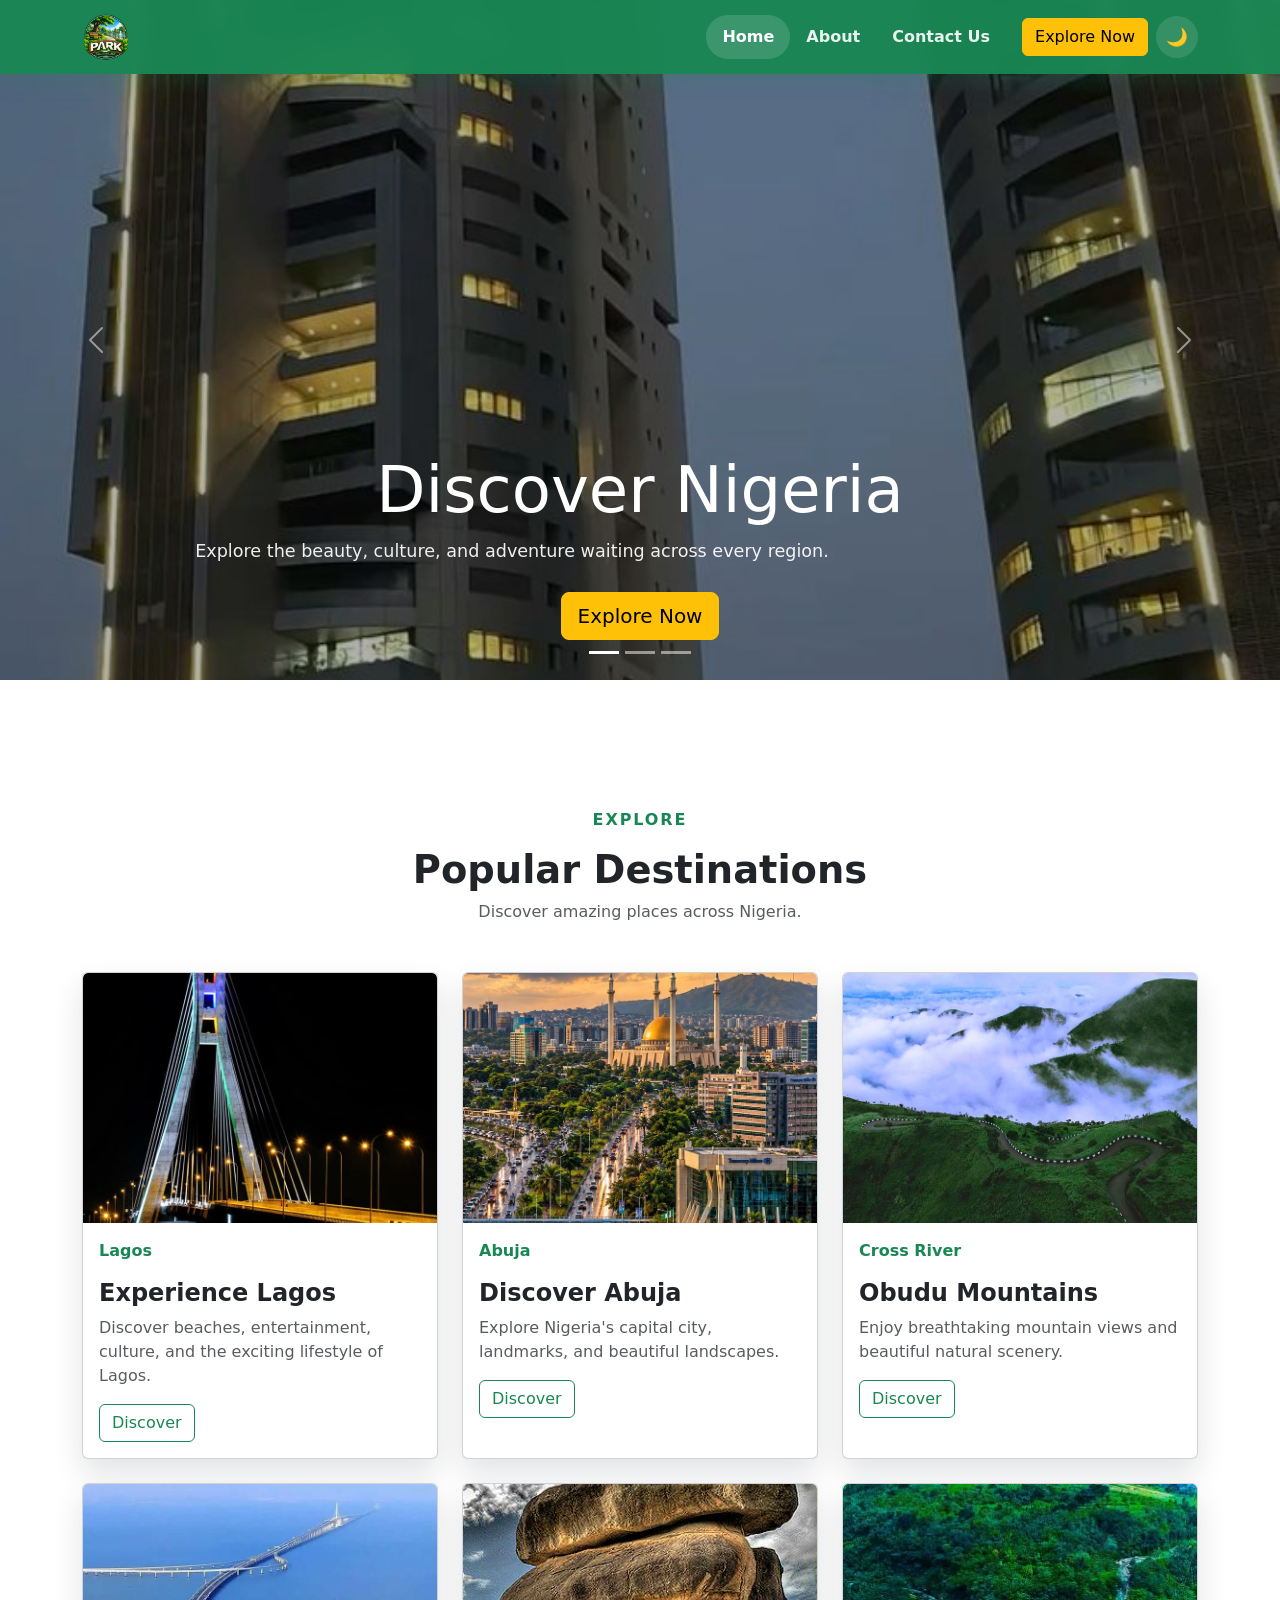
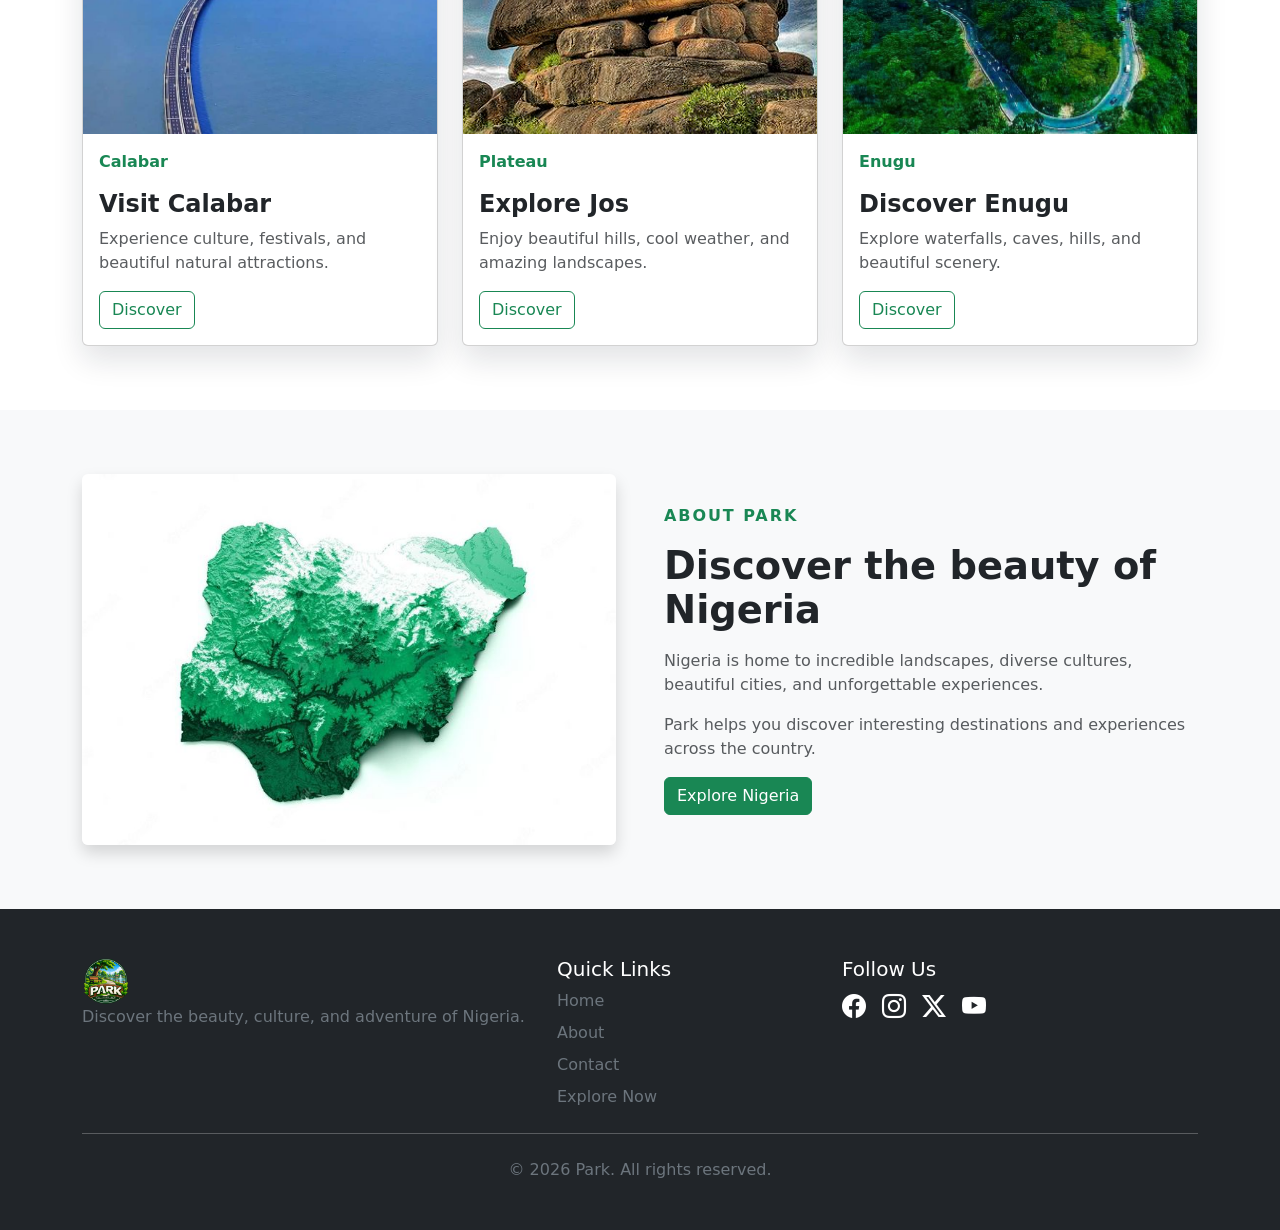
<file: index.html>
﻿<!doctype html>
<html lang="en">
  <head>
    <meta charset="UTF-8" />
    <meta name="viewport" content="width=device-width, initial-scale=1.0" />
    <meta name="description" content="Explore beautiful destinations, culture, and unforgettable experiences across Nigeria." />
    <link rel="icon" type="image/png" href="images/park.png" />
    <title>Park | Home</title>
    <link rel="stylesheet" href="style.css" />
    <link href="https://cdn.jsdelivr.net/npm/bootstrap@5.3.8/dist/css/bootstrap.min.css" rel="stylesheet" />
    <link rel="stylesheet" href="https://cdn.jsdelivr.net/npm/bootstrap-icons@1.13.1/font/bootstrap-icons.min.css" />
  </head>

  <body>
    <nav class="navbar navbar-expand-lg navbar-dark fixed-top">
      <div class="container">
        <a class="navbar-brand fw-bold fs-3" href="index.html" aria-label="Park home page">
          <img src="images/park.png" alt="Park Logo" />
        </a>

        <button class="navbar-toggler" type="button" data-bs-toggle="collapse" data-bs-target="#navbarNav" aria-controls="navbarNav" aria-expanded="false" aria-label="Toggle navigation">
          <span class="navbar-toggler-icon"></span>
        </button>

        <div class="collapse navbar-collapse" id="navbarNav">
          <ul class="navbar-nav ms-auto align-items-lg-center">
            <li class="nav-item"><a class="nav-link active" href="index.html">Home</a></li>
            <li class="nav-item"><a class="nav-link" href="html/about.html">About</a></li>
            <li class="nav-item"><a class="nav-link" href="html/contact.html">Contact Us</a></li>
          </ul>
          <a href="html/explore.html" class="btn btn-warning ms-lg-3">Explore Now</a>
        </div>

        <button id="themeToggle" class="theme-toggle ms-2" type="button" aria-label="Switch to dark mode">🌙</button>
      </div>
    </nav>

    <main>
      <section id="home">
        <div id="heroCarousel" class="carousel slide" data-bs-ride="carousel" data-bs-interval="5000">
          <div class="carousel-indicators">
            <button type="button" data-bs-target="#heroCarousel" data-bs-slide-to="0" class="active" aria-label="Slide 1"></button>
            <button type="button" data-bs-target="#heroCarousel" data-bs-slide-to="1" aria-label="Slide 2"></button>
            <button type="button" data-bs-target="#heroCarousel" data-bs-slide-to="2" aria-label="Slide 3"></button>
          </div>

          <div class="carousel-inner">
            <div class="carousel-item active">
              <img src="images/Eko Atlantic City Nigeria 🇳🇬.jpg" class="d-block w-100" alt="Nigeria coast view" />
              <div class="carousel-caption">
                <h1>Discover Nigeria</h1>
                <p>Explore the beauty, culture, and adventure waiting across every region.</p>
                <a href="html/explore.html" class="btn btn-warning btn-lg">Explore Now</a>
              </div>
            </div>

            <div class="carousel-item">
              <img src="images/Lagos, Nigeria.jpg" class="d-block w-100" alt="Lagos skyline" />
              <div class="carousel-caption">
                <h1>Your Adventure Awaits</h1>
                <p>There is always somewhere new to explore, feel, and remember.</p>
                <a href="html/explore.html" class="btn btn-warning btn-lg">Start Exploring</a>
              </div>
            </div>

            <div class="carousel-item">
              <img src="images/3rd.jpg" class="d-block w-100" alt="Nature scene" />
              <div class="carousel-caption">
                <h1>Experience Nature</h1>
                <p>From mountains to forests and waterfalls, discover the pulse of Nigeria.</p>
                <a href="html/contact.html" class="btn btn-warning btn-lg">Plan Your Trip</a>
              </div>
            </div>
          </div>

          <button class="carousel-control-prev" type="button" data-bs-target="#heroCarousel" data-bs-slide="prev" aria-label="Previous slide">
            <span class="carousel-control-prev-icon" aria-hidden="true"></span>
          </button>
          <button class="carousel-control-next" type="button" data-bs-target="#heroCarousel" data-bs-slide="next" aria-label="Next slide">
            <span class="carousel-control-next-icon" aria-hidden="true"></span>
          </button>
        </div>
      </section>

      <section id="destinations" class="bg-white">
        <div class="container">
          <div class="text-center mb-5">
            <p class="section-tag">Explore</p>
            <h2 class="section-title">Popular Destinations</h2>
            <p class="text-muted">Discover amazing places across Nigeria.</p>
          </div>

          <div class="row g-4">
            <div class="col-md-6 col-lg-4">
              <div class="card h-100">
                <img src="images/lagos.jpg" class="card-img-top" alt="Lagos" />
                <div class="card-body">
                  <p class="text-success fw-bold">Lagos</p>
                  <h4 class="card-title fw-bold">Experience Lagos</h4>
                  <p class="card-text text-muted">Discover beaches, entertainment, culture, and the exciting lifestyle of Lagos.</p>
                  <a href="html/explore.html" class="btn btn-outline-success">Discover</a>
                </div>
              </div>
            </div>

            <div class="col-md-6 col-lg-4">
              <div class="card h-100">
                <img src="images/Abuja, Nigeria.jpg" class="card-img-top" alt="Abuja" />
                <div class="card-body">
                  <p class="text-success fw-bold">Abuja</p>
                  <h4 class="card-title fw-bold">Discover Abuja</h4>
                  <p class="card-text text-muted">Explore Nigeria's capital city, landmarks, and beautiful landscapes.</p>
                  <a href="html/explore.html" class="btn btn-outline-success">Discover</a>
                </div>
              </div>
            </div>

            <div class="col-md-6 col-lg-4">
              <div class="card h-100">
                <img src="images/obudu.jpg" class="card-img-top" alt="Obudu Mountains" />
                <div class="card-body">
                  <p class="text-success fw-bold">Cross River</p>
                  <h4 class="card-title fw-bold">Obudu Mountains</h4>
                  <p class="card-text text-muted">Enjoy breathtaking mountain views and beautiful natural scenery.</p>
                  <a href="html/explore.html" class="btn btn-outline-success">Discover</a>
                </div>
              </div>
            </div>

            <div class="col-md-6 col-lg-4">
              <div class="card h-100">
                <img src="images/calabar.jpg" class="card-img-top" alt="Calabar" />
                <div class="card-body">
                  <p class="text-success fw-bold">Calabar</p>
                  <h4 class="card-title fw-bold">Visit Calabar</h4>
                  <p class="card-text text-muted">Experience culture, festivals, and beautiful natural attractions.</p>
                  <a href="html/explore.html" class="btn btn-outline-success">Discover</a>
                </div>
              </div>
            </div>

            <div class="col-md-6 col-lg-4">
              <div class="card h-100">
                <img src="images/jos.jpg" class="card-img-top" alt="Jos" />
                <div class="card-body">
                  <p class="text-success fw-bold">Plateau</p>
                  <h4 class="card-title fw-bold">Explore Jos</h4>
                  <p class="card-text text-muted">Enjoy beautiful hills, cool weather, and amazing landscapes.</p>
                  <a href="html/explore.html" class="btn btn-outline-success">Discover</a>
                </div>
              </div>
            </div>

            <div class="col-md-6 col-lg-4">
              <div class="card h-100">
                <img src="images/enugu.jpg" class="card-img-top" alt="Enugu" />
                <div class="card-body">
                  <p class="text-success fw-bold">Enugu</p>
                  <h4 class="card-title fw-bold">Discover Enugu</h4>
                  <p class="card-text text-muted">Explore waterfalls, caves, hills, and beautiful scenery.</p>
                  <a href="html/explore.html" class="btn btn-outline-success">Discover</a>
                </div>
              </div>
            </div>
          </div>
        </div>
      </section>

      <section id="about" class="bg-light">
        <div class="container">
          <div class="row align-items-center g-5">
            <div class="col-lg-6">
              <img src="images/map.png" class="img-fluid rounded shadow" alt="Map of Nigeria" />
            </div>
            <div class="col-lg-6">
              <p class="section-tag">About Park</p>
              <h2 class="section-title">Discover the beauty of Nigeria</h2>
              <p class="text-muted mt-3">Nigeria is home to incredible landscapes, diverse cultures, beautiful cities, and unforgettable experiences.</p>
              <p class="text-muted">Park helps you discover interesting destinations and experiences across the country.</p>
              <a href="html/explore.html" class="btn btn-success">Explore Nigeria</a>
            </div>
          </div>
        </div>
      </section>
    </main>

    <footer class="bg-dark text-white py-5">
      <div class="container">
        <div class="row g-4">
          <div class="col-lg-5">
            <a class="navbar-brand fw-bold fs-3" href="index.html">
              <img src="images/park.png" alt="Park logo" />
            </a>
            <p class="text-secondary">Discover the beauty, culture, and adventure of Nigeria.</p>
          </div>

          <div class="col-6 col-lg-3">
            <h5>Quick Links</h5>
            <a href="index.html" class="d-block text-secondary text-decoration-none mb-2">Home</a>
            <a href="html/about.html" class="d-block text-secondary text-decoration-none mb-2">About</a>
            <a href="html/contact.html" class="d-block text-secondary text-decoration-none mb-2">Contact</a>
            <a href="html/explore.html" class="d-block text-secondary text-decoration-none">Explore Now</a>
          </div>

          <div class="col-6 col-lg-4">
            <h5>Follow Us</h5>
            <div class="d-flex gap-3 fs-4">
              <a href="https://facebook.com" class="text-white" aria-label="Facebook"><i class="bi bi-facebook"></i></a>
              <a href="https://instagram.com" class="text-white" aria-label="Instagram"><i class="bi bi-instagram"></i></a>
              <a href="https://twitter.com" class="text-white" aria-label="Twitter"><i class="bi bi-twitter-x"></i></a>
              <a href="https://youtube.com" class="text-white" aria-label="YouTube"><i class="bi bi-youtube"></i></a>
            </div>
          </div>
        </div>

        <hr class="my-4" />
        <p class="text-secondary mb-0 text-center">© 2026 Park. All rights reserved.</p>
      </div>
    </footer>

    <script src="script.js"></script>
    <script src="https://cdn.jsdelivr.net/npm/bootstrap@5.3.8/dist/js/bootstrap.bundle.min.js"></script>
  </body>
</html>
</file>
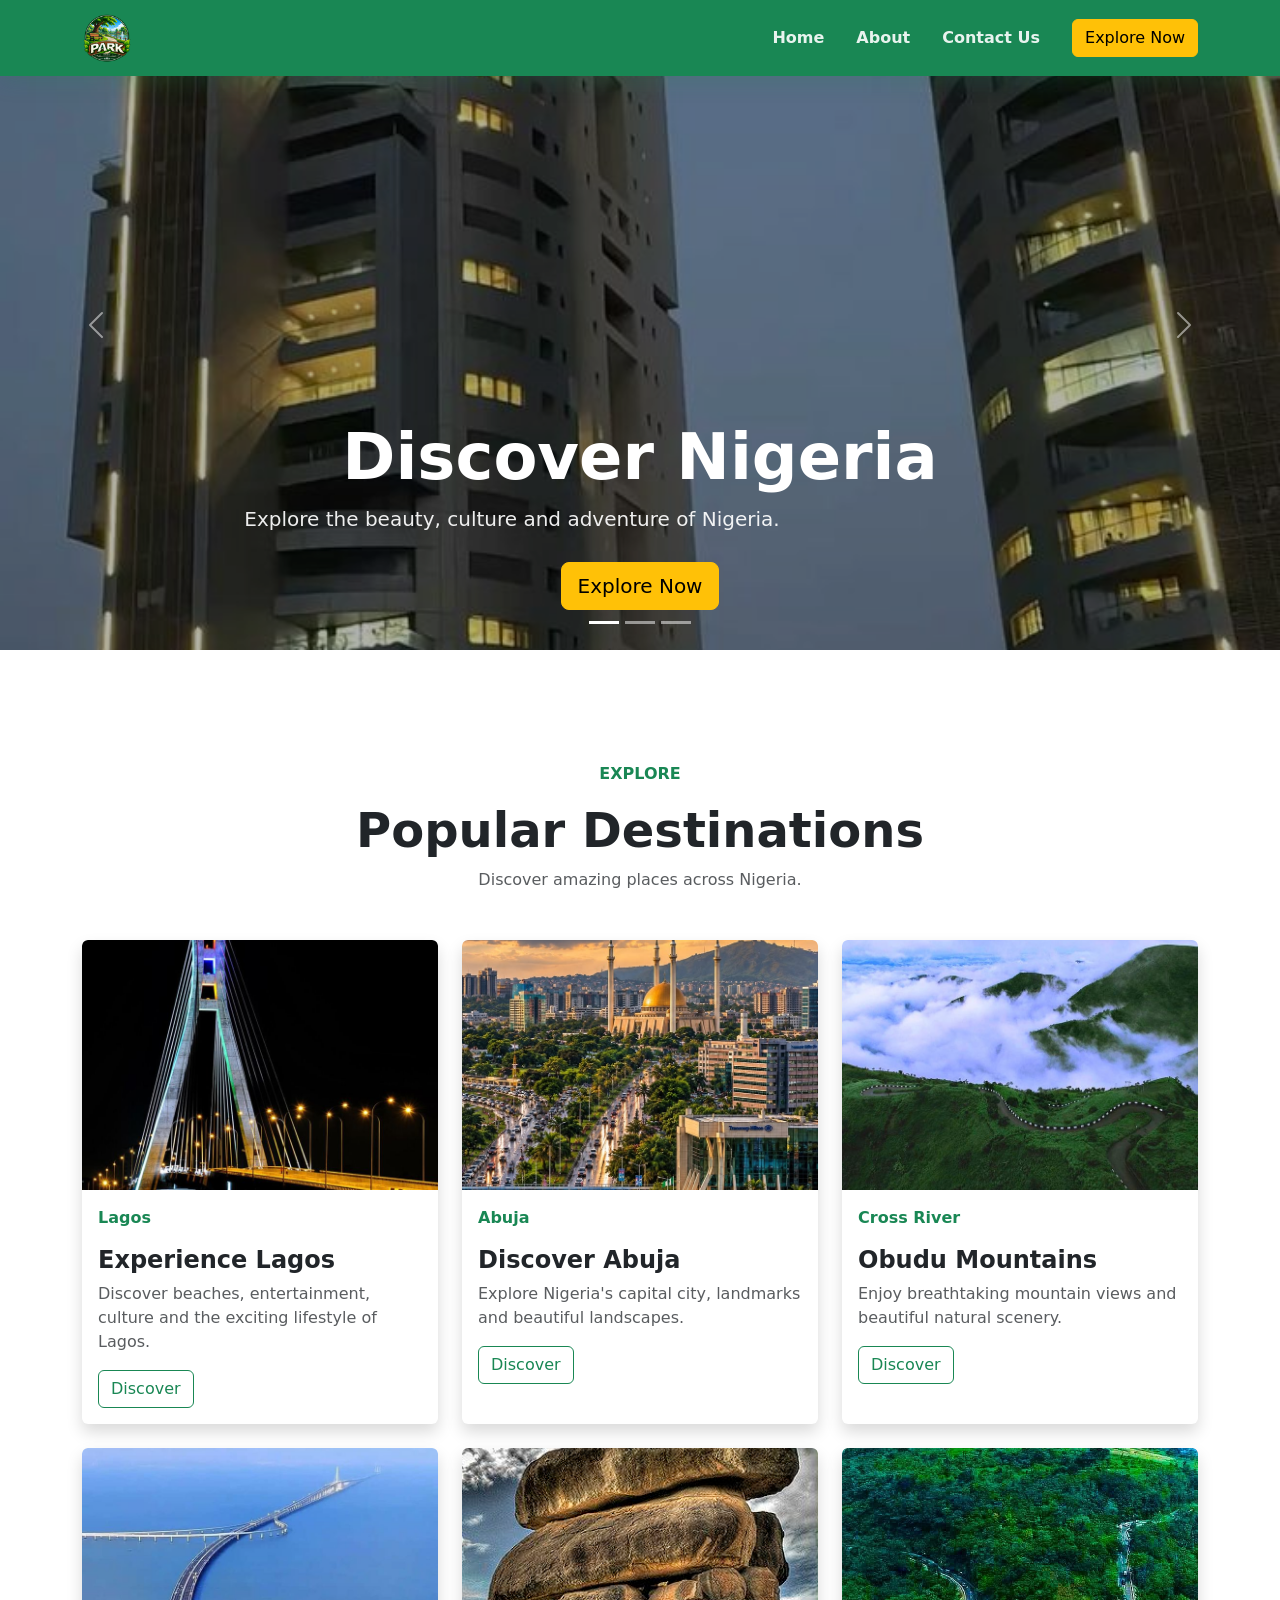
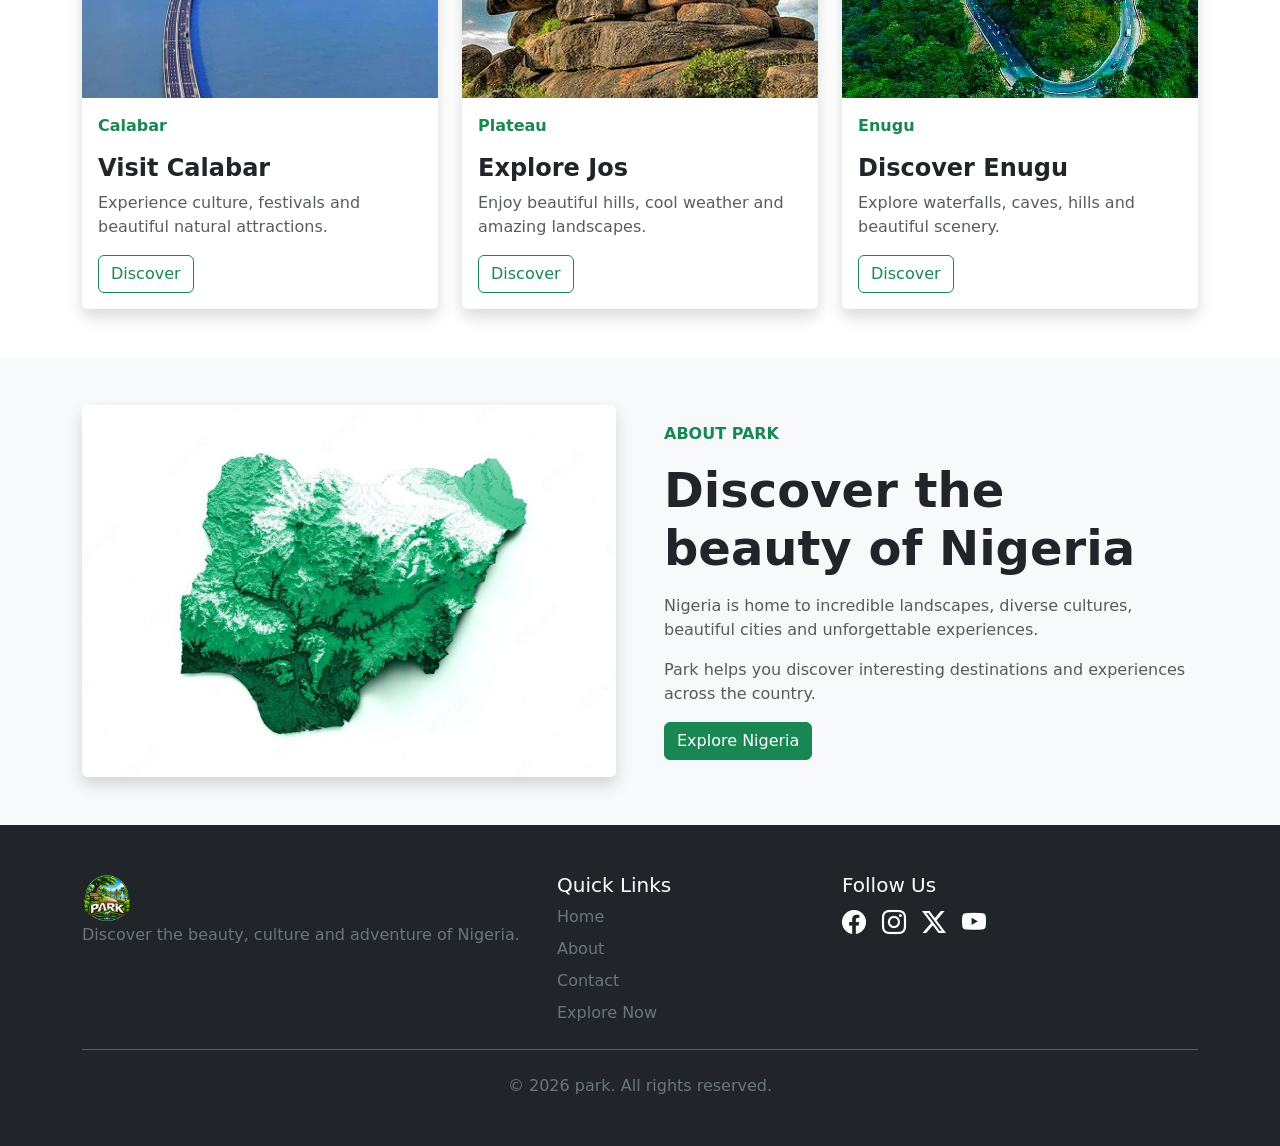
<file: html/index.html>
<!doctype html>
<html lang="en">
  <head>
    <link rel="icon" type="image/png" href="park.png">
    <meta charset="UTF-8" />
    <meta name="viewport" content="width=device-width, initial-scale=1.0" />
    
    <title>Park|Home</title>
    <link rel="stylesheet" href="../style.css">

    <link
      href="https://cdn.jsdelivr.net/npm/bootstrap@5.3.8/dist/css/bootstrap.min.css"
      rel="stylesheet"
    />

    <link
      rel="stylesheet"
      href="https://cdn.jsdelivr.net/npm/bootstrap-icons@1.13.1/font/bootstrap-icons.min.css"
    />
    <style>
      
      
    </style>
  </head>

  <body>
    <nav class="navbar navbar-expand-lg navbar-dark bg-success fixed-top">
      <div class="container">
        <a class="navbar-brand fw-bold fs-3" href="index.html">
          <img
            src="../images/park.png"
            class="img-fluid"
            style="height: 50px; width: auto"
            alt="Park Logo"
          />
        </a>

        <button
          class="navbar-toggler"
          type="button"
          data-bs-toggle="collapse"
          data-bs-target="#navbarNav"
        >
          <span class="navbar-toggler-icon"></span>
        </button>

        <div class="collapse navbar-collapse" id="navbarNav">
          <ul class="navbar-nav ms-auto">
            <li class="nav-item">
              <a class="nav-link " href="index.html"> Home </a>
            </li>

            <li class="nav-item">
              <a class="nav-link" href="about.html"> About </a>
            </li>

            <li class="nav-item">
              <a class="nav-link" href="contact.html"> Contact Us</a>
            </li>
          </ul>

          <a href="explore.html" class="btn btn-warning ms-lg-3"> Explore Now </a>
        </div>
      </div>
    </nav>

    <section id="home">
      <div id="heroCarousel" class="carousel slide" data-bs-ride="carousel">
        <div class="carousel-indicators">
          <button
            type="button"
            data-bs-target="#heroCarousel"
            data-bs-slide-to="0"
            class="active"
          ></button>

          <button
            type="button"
            data-bs-target="#heroCarousel"
            data-bs-slide-to="1"
          ></button>

          <button
            type="button"
            data-bs-target="#heroCarousel"
            data-bs-slide-to="2"
          ></button>
        </div>

        <div class="carousel-inner">
          <div class="carousel-item active">
            <img
              src="../images/Eko Atlantic City Nigeria 🇳🇬.jpg"
              class="d-block w-100"
              style="height: 650px; object-fit: cover"
              alt="Nigeria landscape"
            />

            <div class="carousel-caption">
              <h1 class="display-3 fw-bold">Discover Nigeria</h1>

              <p class="fs-5">
                Explore the beauty, culture and adventure of Nigeria.
              </p>

              <a href="#destinations" class="btn btn-warning btn-lg">
                Explore Now
              </a>
            </div>
          </div>

          <div class="carousel-item">
            <img
              src="../images/Lagos, Nigeria.jpg"
              class="d-block w-100"
              style="height: 650px; object-fit: cover"
              alt="Nature"
            />

            <div class="carousel-caption">
              <h1 class="display-3 fw-bold">Your Adventure Awaits</h1>

              <p class="fs-5">There is always somewhere new to explore.</p>

              <a href="explore.html" class="btn btn-warning btn-lg">
                Start Exploring
              </a>
            </div>
          </div>

          <div class="carousel-item">
            <img
              src="../images/3rd.jpg"
              class="d-block w-100"
              style="height: 650px; object-fit: cover"
              alt="Mountains"
            />

            <div class="carousel-caption">
              <h1 class="display-3 fw-bold">Experien<span>ce Nature</span></h1>

              <p class="fs-5">Discover moun<span>tains, forests and waterfalls.</span></p>

              <a href="contact.html" class="btn btn-warning btn-lg">
                Plan Your Trip
              </a>
            </div>
          </div>
        </div>

        <button
          class="carousel-control-prev"
          type="button"
          data-bs-target="#heroCarousel"
          data-bs-slide="prev"
        >
          <span class="carousel-control-prev-icon"></span>
        </button>

        <button
          class="carousel-control-next"
          type="button"
          data-bs-target="#heroCarousel"
          data-bs-slide="next"
        >
          <span class="carousel-control-next-icon"></span>
        </button>
      </div>
    </section>
    <section id="destinations" class="py-5">
      <div class="container">
        <div class="text-center mb-5">
          <p class="text-success fw-bold">EXPLORE</p>

          <h2 class="display-5 fw-bold">Popular Destinations</h2>

          <p class="text-muted">Discover amazing places across Nigeria.</p>
        </div>

        <div class="row g-4">
          <div class="col-md-6 col-lg-4">
            <div class="card h-100 shadow border-0">
              <img
                src="../images/lagos.jpg"
                class="card-img-top"
                style="height: 250px; object-fit: cover"
                alt="Lagos"
              />

              <div class="card-body">
                <p class="text-success fw-bold">Lagos</p>

                <h4 class="card-title fw-bold">Experience Lagos</h4>

                <p class="card-text text-muted">
                  Discover beaches, entertainment, culture and the exciting
                  lifestyle of Lagos.
                </p>

                <a href="#" class="btn btn-outline-success"> Discover </a>
              </div>
            </div>
          </div>

          <div class="col-md-6 col-lg-4">
            <div class="card h-100 shadow border-0">
              <img
                src="../images/Abuja, Nigeria.jpg"
                class="card-img-top"
                style="height: 250px; object-fit: cover"
                alt="Abuja"
              />

              <div class="card-body">
                <p class="text-success fw-bold">Abuja</p>

                <h4 class="card-title fw-bold">Discover Abuja</h4>

                <p class="card-text text-muted">
                  Explore Nigeria's capital city, landmarks and beautiful
                  landscapes.
                </p>

                <a href="#" class="btn btn-outline-success"> Discover </a>
              </div>
            </div>
          </div>

          <div class="col-md-6 col-lg-4">
            <div class="card h-100 shadow border-0">
              <img
                src="../images/obudu.jpg"
                class="card-img-top"
                style="height: 250px; object-fit: cover"
                alt="Obudu Mountains"
              />

              <div class="card-body">
                <p class="text-success fw-bold">Cross River</p>

                <h4 class="card-title fw-bold">Obudu Mountains</h4>

                <p class="card-text text-muted">
                  Enjoy breathtaking mountain views and beautiful natural
                  scenery.
                </p>

                <a href="#" class="btn btn-outline-success"> Discover </a>
              </div>
            </div>
          </div>

          <div class="col-md-6 col-lg-4">
            <div class="card h-100 shadow border-0">
              <img
                src="../images/calabar.jpg"
                class="card-img-top"
                style="height: 250px; object-fit: cover"
                alt="Calabar"
              />

              <div class="card-body">
                <p class="text-success fw-bold">Calabar</p>

                <h4 class="card-title fw-bold">Visit Calabar</h4>

                <p class="card-text text-muted">
                  Experience culture, festivals and beautiful natural
                  attractions.
                </p>

                <a href="#" class="btn btn-outline-success"> Discover </a>
              </div>
            </div>
          </div>

          <div class="col-md-6 col-lg-4">
            <div class="card h-100 shadow border-0">
              <img
                src="../images/jos.jpg"
                class="card-img-top"
                style="height: 250px; object-fit: cover"
                alt="Jos"
              />

              <div class="card-body">
                <p class="text-success fw-bold">Plateau</p>

                <h4 class="card-title fw-bold">Explore Jos</h4>

                <p class="card-text text-muted">
                  Enjoy beautiful hills, cool weather and amazing landscapes.
                </p>

                <a href="#" class="btn btn-outline-success"> Discover </a>
              </div>
            </div>
          </div>

          <div class="col-md-6 col-lg-4">
            <div class="card h-100 shadow border-0">
              <img
                src="../images/enugu.jpg"
                class="card-img-top"
                style="height: 250px; object-fit: cover"
                alt="Enugu"
              />

              <div class="card-body">
                <p class="text-success fw-bold">Enugu</p>

                <h4 class="card-title fw-bold">Discover Enugu</h4>

                <p class="card-text text-muted">
                  Explore waterfalls, caves, hills and beautiful scenery.
                </p>

                <a href="#" class="btn btn-outline-success"> Discover </a>
              </div>
            </div>
          </div>
        </div>
      </div>
    </section>

    <section class="py-5 bg-light">
      <div class="container">
        <div class="row align-items-center g-5">
          <div class="col-lg-6">
            <img
              src="../images/map.png"
              class="img-fluid rounded shadow"
              alt="Nigeria"
            />
          </div>

          <div class="col-lg-6">
            <p class="text-success fw-bold">ABOUT PARK</p>

            <h2 class="display-5 fw-bold">Discover the beauty of Nigeria</h2>

            <p class="text-muted mt-3">
              Nigeria is home to incredible landscapes, diverse cultures,
              beautiful cities and unforgettable experiences.
            </p>

            <p class="text-muted">
              Park helps you discover interesting destinations and experiences
              across the country.
            </p>

            <a href="#destinations" class="btn btn-success">
              Explore Nigeria
            </a>
          </div>
        </div>
      </div>
    </section>

    <footer class="bg-dark text-white py-5">
      <div class="container">
        <div class="row g-4">
          <div class="col-lg-5">
            <a class="navbar-brand fw-bold fs-3" href="#">
              <img
                src="../images/park.png"
                class="img-fluid"
                style="height: 50px; width: auto"
                alt="Tour Naija logo"
              />
            </a>

            <p class="text-secondary">
              Discover the beauty, culture and adventure of Nigeria.
            </p>
          </div>

          <div class="col-6 col-lg-3">
            <h5>Quick Links</h5>

            <a
              href="index.html"
              class="d-block text-secondary text-decoration-none mb-2"
            >
              Home
            </a>

            <a
              href="about.html"
              class="d-block text-secondary text-decoration-none mb-2"
            >
              About
            </a>

            <a
              href="contact.html"
              class="d-block text-secondary text-decoration-none mb-2"
            >
              Contact
            </a>

            <a
              href="explore.html"
              class="d-block text-secondary text-decoration-none"
            >
              Explore Now
            </a>
          </div>

          <div class="col-6 col-lg-4">
            <h5>Follow Us</h5>

            <div class="d-flex gap-3 fs-4">
              <a href="http://facebook.com" class="text-white">
                <i class="bi bi-facebook"></i>
              </a>

              <a href="http://instagram.com" class="text-white">
                <i class="bi bi-instagram"></i>
              </a>

              <a href="http://twitter.com" class="text-white">
                <i class="bi bi-twitter-x"></i>
              </a>

              <a href="http://youtube.com" class="text-white">
                <i class="bi bi-youtube"></i>
              </a>
            </div>
          </div>
        </div>

        <hr class="my-4" />

        <p class="text-secondary mb-0 text-center">
          © 2026 park. All rights reserved.
        </p>
      </div>
    </footer>

    <script src="https://cdn.jsdelivr.net/npm/bootstrap@5.3.8/dist/js/bootstrap.bundle.min.js"></script>
  </body>
</html>
</file>
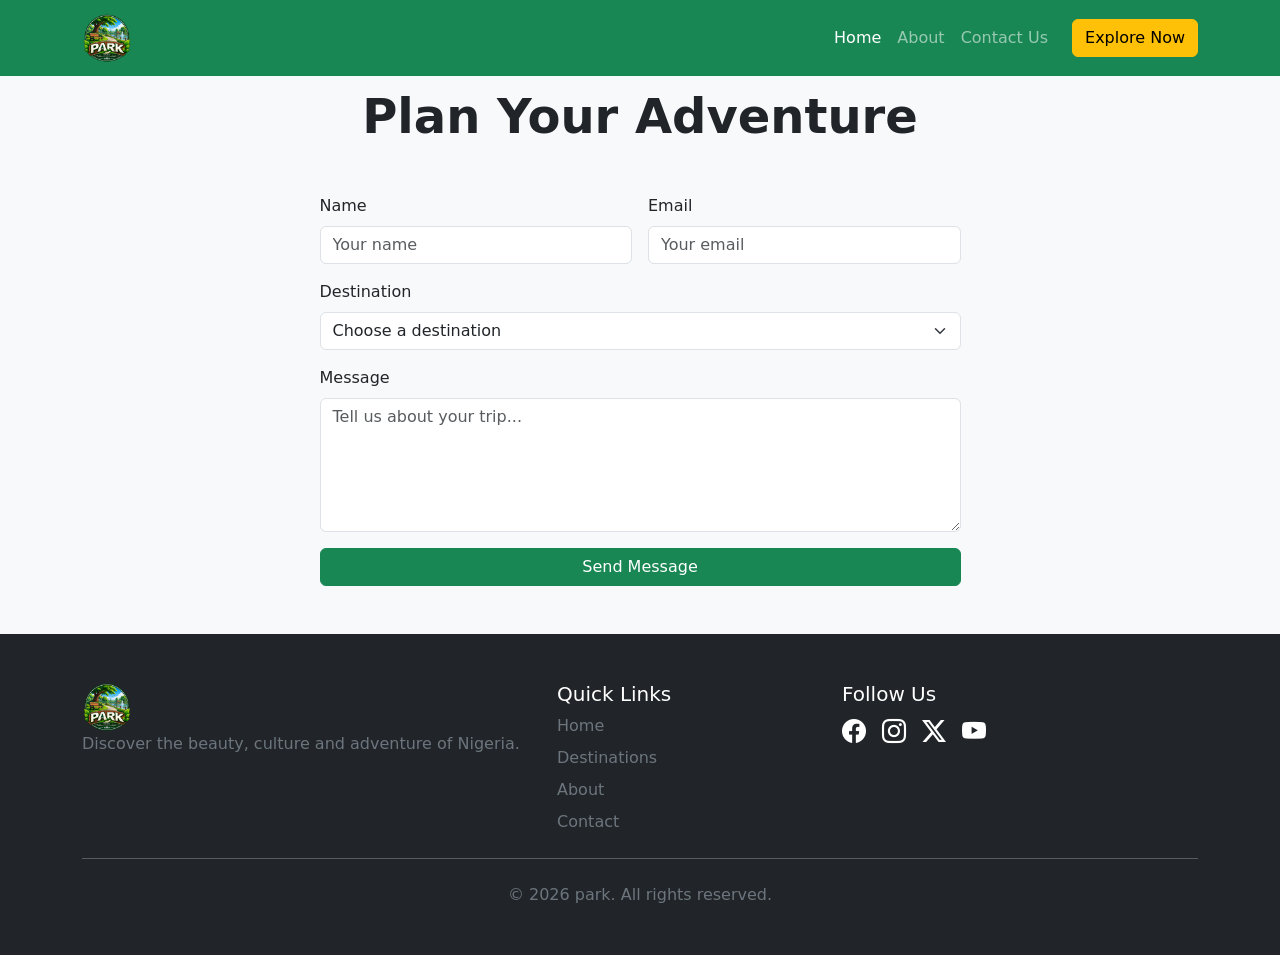
<file: contact.html>
<!doctype html>
<html lang="en">
  <head>
    <meta charset="UTF-8" />
    <meta name="viewport" content="width=device-width, initial-scale=1.0" />
    <title>Park|Contact Us</title>
    <link
      href="https://cdn.jsdelivr.net/npm/bootstrap@5.3.8/dist/css/bootstrap.min.css"
      rel="stylesheet"
    />
    <link
      rel="stylesheet"
      href="https://cdn.jsdelivr.net/npm/bootstrap-icons@1.13.1/font/bootstrap-icons.min.css"
    />
  </head>
  <body>
    <nav class="navbar navbar-expand-lg navbar-dark bg-success fixed-top">
      <div class="container">
        <a class="navbar-brand fw-bold fs-3" href="#">
          <img
            src="park.png"
            class="img-fluid"
            style="height: 50px; width: auto"
            alt="Tour Naija logo"
          />
        </a>

        <button
          class="navbar-toggler"
          type="button"
          data-bs-toggle="collapse"
          data-bs-target="#navbarNav"
        >
          <span class="navbar-toggler-icon"></span>
        </button>

        <!-- Navigation links -->

        <div class="collapse navbar-collapse" id="navbarNav">
          <ul class="navbar-nav ms-auto">
            <li class="nav-item">
              <a class="nav-link active" href="#home"> Home </a>
            </li>

            <li class="nav-item">
              <a class="nav-link" href="#about"> About </a>
            </li>

            <li class="nav-item">
              <a class="nav-link" href="contact.html"> Contact Us</a>
            </li>
          </ul>

          <a href="" class="btn btn-warning ms-lg-3"> Explore Now </a>
        </div>
      </div>
    </nav>

    <section id="contact" class="py-5 bg-light">
      <div class="container">
        <div class="text-center mb-5">
          <p class="text-success fw-bold">CONTACT</p>

          <h2 class="display-5 fw-bold">Plan Your Adventure</h2>
        </div>

        <div class="row justify-content-center">
          <div class="col-lg-7">
            <form>
              <div class="row g-3">
                <div class="col-md-6">
                  <label class="form-label"> Name </label>

                  <input
                    type="text"
                    class="form-control"
                    placeholder="Your name"
                  />
                </div>

                <div class="col-md-6">
                  <label class="form-label"> Email </label>

                  <input
                    type="email"
                    class="form-control"
                    placeholder="Your email"
                  />
                </div>

                <div class="col-12">
                  <label class="form-label"> Destination </label>

                  <select class="form-select">
                    <option selected>Choose a destination</option>

                    <option>Lagos</option>
                    <option>Abuja</option>
                    <option>Calabar</option>
                    <option>Jos</option>
                    <option>Obudu</option>
                    <option>Enugu</option>
                  </select>
                </div>

                <div class="col-12">
                  <label class="form-label"> Message </label>

                  <textarea
                    class="form-control"
                    rows="5"
                    placeholder="Tell us about your trip..."
                  ></textarea>
                </div>

                <div class="col-12">
                  <button type="submit" class="btn btn-success w-100">
                    Send Message
                  </button>
                </div>
              </div>
            </form>
          </div>
        </div>
      </div>
    </section>
    <footer class="bg-dark text-white py-5">
      <div class="container">
        <div class="row g-4">
          <div class="col-lg-5">
            <a class="navbar-brand fw-bold fs-3" href="#">
              <img
                src="park.png"
                class="img-fluid"
                style="height: 50px; width: auto"
                alt="Tour Naija logo"
              />
            </a>

            <p class="text-secondary">
              Discover the beauty, culture and adventure of Nigeria.
            </p>
          </div>

          <div class="col-6 col-lg-3">
            <h5>Quick Links</h5>

            <a
              href="#home"
              class="d-block text-secondary text-decoration-none mb-2"
            >
              Home
            </a>

            <a
              href="#destinations"
              class="d-block text-secondary text-decoration-none mb-2"
            >
              Destinations
            </a>

            <a
              href="#about"
              class="d-block text-secondary text-decoration-none mb-2"
            >
              About
            </a>

            <a
              href="#contact"
              class="d-block text-secondary text-decoration-none"
            >
              Contact
            </a>
          </div>

          <div class="col-6 col-lg-4">
            <h5>Follow Us</h5>

            <div class="d-flex gap-3 fs-4">
              <a href="http://facebook.com" class="text-white">
                <i class="bi bi-facebook"></i>
              </a>

              <a href="http://instagram.com" class="text-white">
                <i class="bi bi-instagram"></i>
              </a>

              <a href="http://twitter.com" class="text-white">
                <i class="bi bi-twitter-x"></i>
              </a>

              <a href="http://youtube.com" class="text-white">
                <i class="bi bi-youtube"></i>
              </a>
            </div>
          </div>
        </div>

        <hr class="my-4" />

        <p class="text-secondary mb-0 text-center">
          © 2026 park. All rights reserved.
        </p>
      </div>
    </footer>

    <script src="https://cdn.jsdelivr.net/npm/bootstrap@5.3.8/dist/js/bootstrap.bundle.min.js"></script>
  </body>
</html>
</file>
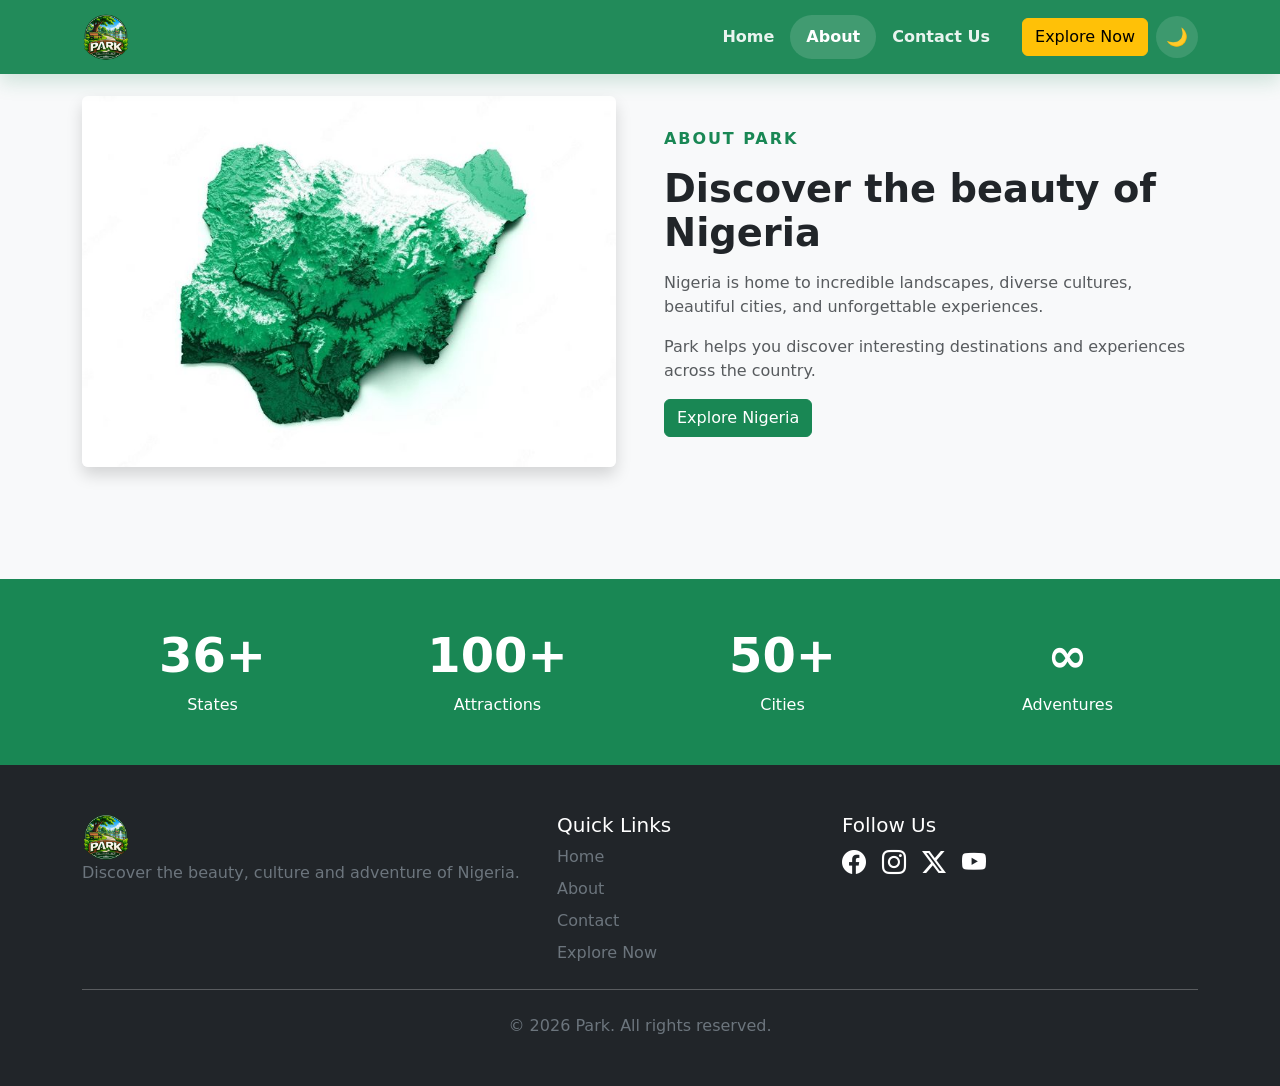
<file: html/about.html>
<!doctype html>
<html lang="en">
  <head>
    <meta charset="UTF-8" />
    <meta name="viewport" content="width=device-width, initial-scale=1.0" />
    <meta
      name="description"
      content="Learn more about Park and what makes Nigeria a world-class travel destination."
    />
    <link rel="icon" type="image/png" href="../images/park.png" />
    <title>Park | About</title>
    <link rel="stylesheet" href="../style.css" />
    <link
      href="https://cdn.jsdelivr.net/npm/bootstrap@5.3.8/dist/css/bootstrap.min.css"
      rel="stylesheet"
    />
    <link
      rel="stylesheet"
      href="https://cdn.jsdelivr.net/npm/bootstrap-icons@1.13.1/font/bootstrap-icons.min.css"
    />
  </head>

  <body>
    <nav class="navbar navbar-expand-lg navbar-dark fixed-top">
      <div class="container">
        <a
          class="navbar-brand fw-bold fs-3"
          href="../index.html"
          aria-label="Park home page"
        >
          <img src="../images/park.png" alt="Park Logo" />
        </a>

        <button
          class="navbar-toggler"
          type="button"
          data-bs-toggle="collapse"
          data-bs-target="#navbarNav"
          aria-controls="navbarNav"
          aria-expanded="false"
          aria-label="Toggle navigation"
        >
          <span class="navbar-toggler-icon"></span>
        </button>

        <div class="collapse navbar-collapse" id="navbarNav">
          <ul class="navbar-nav ms-auto align-items-lg-center">
            <li class="nav-item">
              <a class="nav-link" href="../index.html">Home</a>
            </li>
            <li class="nav-item">
              <a class="nav-link active" href="about.html">About</a>
            </li>
            <li class="nav-item">
              <a class="nav-link" href="contact.html">Contact Us</a>
            </li>
          </ul>
          <a href="explore.html" class="btn btn-warning ms-lg-3">Explore Now</a>
        </div>

        <button
          id="themeToggle"
          class="theme-toggle ms-2"
          type="button"
          aria-label="Switch to dark mode"
        >
          🌙
        </button>
      </div>
    </nav>

    <main>
      <section id="about" class="bg-light pt-5">
        <div class="container py-5">
          <div class="row align-items-center g-5">
            <div class="col-lg-6">
              <img
                src="../images/map.png"
                class="img-fluid rounded shadow"
                alt="Map of Nigeria"
              />
            </div>

            <div class="col-lg-6">
              <p class="section-tag">About Park</p>
              <h2 class="section-title">Discover the beauty of Nigeria</h2>
              <p class="text-muted mt-3">
                Nigeria is home to incredible landscapes, diverse cultures,
                beautiful cities, and unforgettable experiences.
              </p>
              <p class="text-muted">
                Park helps you discover interesting destinations and experiences
                across the country.
              </p>
              <a href="explore.html" class="btn btn-success">Explore Nigeria</a>
            </div>
          </div>
        </div>
      </section>

      <section class="bg-success text-white py-5">
        <div class="container">
          <div class="row text-center g-4">
            <div class="col-6 col-lg-3">
              <h2 class="display-5 fw-bold">36+</h2>
              <p class="mb-0">States</p>
            </div>
            <div class="col-6 col-lg-3">
              <h2 class="display-5 fw-bold">100+</h2>
              <p class="mb-0">Attractions</p>
            </div>
            <div class="col-6 col-lg-3">
              <h2 class="display-5 fw-bold">50+</h2>
              <p class="mb-0">Cities</p>
            </div>
            <div class="col-6 col-lg-3">
              <h2 class="display-5 fw-bold">∞</h2>
              <p class="mb-0">Adventures</p>
            </div>
          </div>
        </div>
      </section>
    </main>

    <footer class="bg-dark text-white py-5">
      <div class="container">
        <div class="row g-4">
          <div class="col-lg-5">
            <a class="navbar-brand fw-bold fs-3" href="../index.html">
              <img src="../images/park.png" alt="Park logo" />
            </a>
            <p class="text-secondary">
              Discover the beauty, culture and adventure of Nigeria.
            </p>
          </div>

          <div class="col-6 col-lg-3">
            <h5>Quick Links</h5>
            <a
              href="../index.html"
              class="d-block text-secondary text-decoration-none mb-2"
              >Home</a
            >
            <a
              href="about.html"
              class="d-block text-secondary text-decoration-none mb-2"
              >About</a
            >
            <a
              href="contact.html"
              class="d-block text-secondary text-decoration-none mb-2"
              >Contact</a
            >
            <a
              href="explore.html"
              class="d-block text-secondary text-decoration-none"
              >Explore Now</a
            >
          </div>

          <div class="col-6 col-lg-4">
            <h5>Follow Us</h5>
            <div class="d-flex gap-3 fs-4">
              <a
                href="https://facebook.com"
                class="text-white"
                aria-label="Facebook"
                ><i class="bi bi-facebook"></i
              ></a>
              <a
                href="https://instagram.com"
                class="text-white"
                aria-label="Instagram"
                ><i class="bi bi-instagram"></i
              ></a>
              <a
                href="https://twitter.com"
                class="text-white"
                aria-label="Twitter"
                ><i class="bi bi-twitter-x"></i
              ></a>
              <a
                href="https://youtube.com"
                class="text-white"
                aria-label="YouTube"
                ><i class="bi bi-youtube"></i
              ></a>
            </div>
          </div>
        </div>

        <hr class="my-4" />
        <p class="text-secondary mb-0 text-center">
          © 2026 Park. All rights reserved.
        </p>
      </div>
    </footer>

    <script src="../script.js"></script>
    <script src="https://cdn.jsdelivr.net/npm/bootstrap@5.3.8/dist/js/bootstrap.bundle.min.js"></script>
  </body>
</html>
</file>
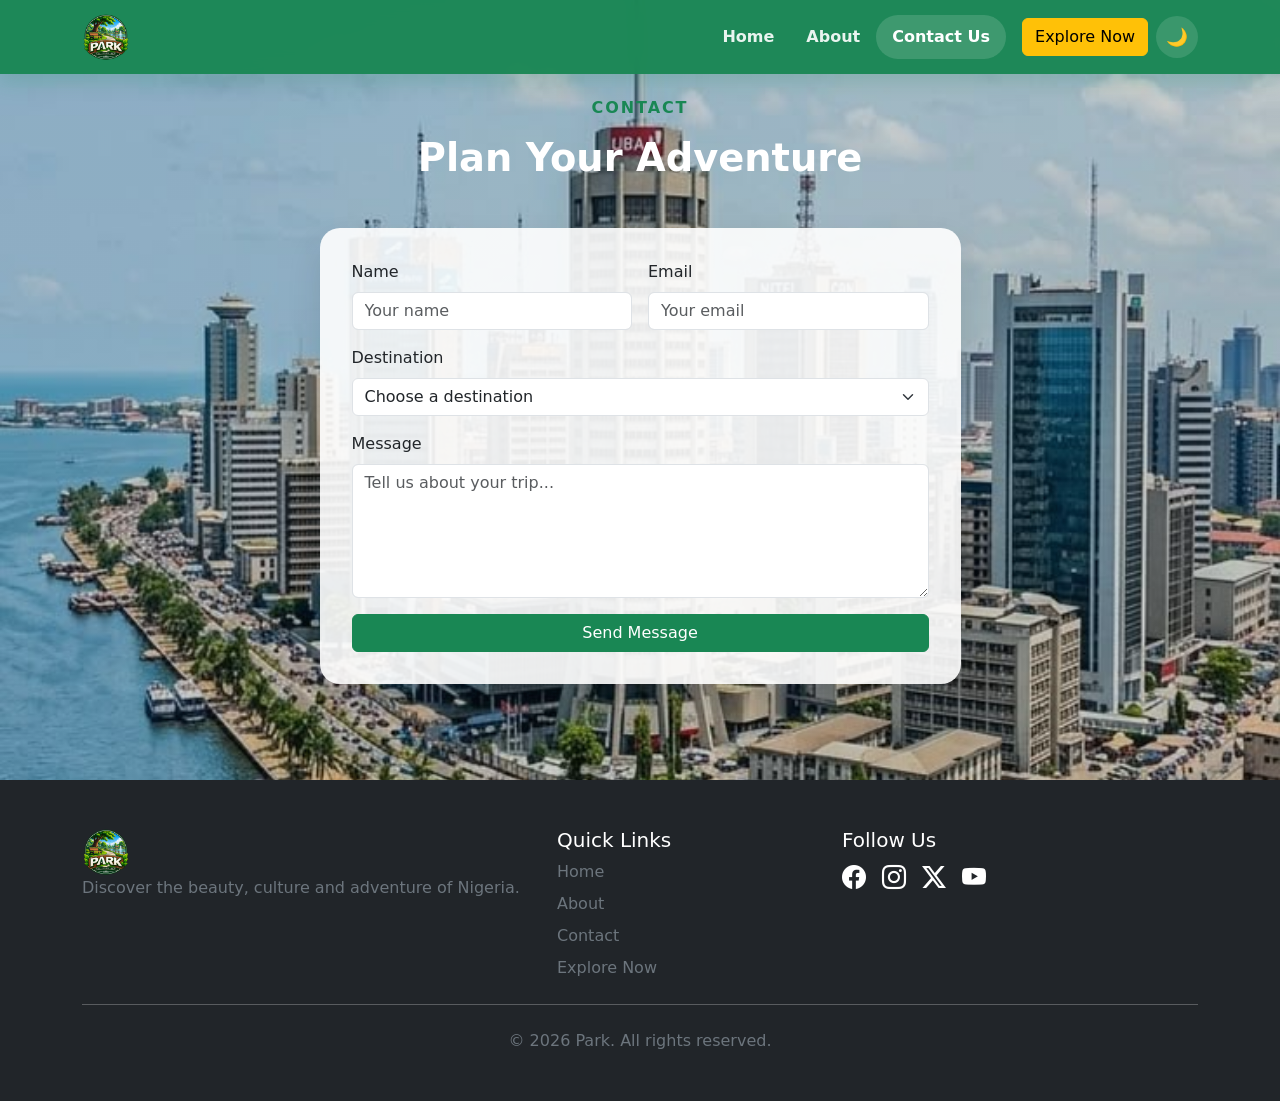
<file: html/contact.html>
<!doctype html>
<html lang="en">
  <head>
    <meta charset="UTF-8" />
    <meta name="viewport" content="width=device-width, initial-scale=1.0" />
    <meta
      name="description"
      content="Contact Park to plan your next unforgettable trip across Nigeria."
    />
    <link rel="icon" type="image/png" href="../images/park.png" />
    <title>Park | Contact Us</title>
    <link rel="stylesheet" href="../style.css" />
    <link
      href="https://cdn.jsdelivr.net/npm/bootstrap@5.3.8/dist/css/bootstrap.min.css"
      rel="stylesheet"
    />
    <link
      rel="stylesheet"
      href="https://cdn.jsdelivr.net/npm/bootstrap-icons@1.13.1/font/bootstrap-icons.min.css"
    />
  </head>

  <body>
    <nav class="navbar navbar-expand-lg navbar-dark fixed-top">
      <div class="container">
        <a
          class="navbar-brand fw-bold fs-3"
          href="../index.html"
          aria-label="Park home page"
        >
          <img src="../images/park.png" alt="Park Logo" />
        </a>

        <button
          class="navbar-toggler"
          type="button"
          data-bs-toggle="collapse"
          data-bs-target="#navbarNav"
          aria-controls="navbarNav"
          aria-expanded="false"
          aria-label="Toggle navigation"
        >
          <span class="navbar-toggler-icon"></span>
        </button>

        <div class="collapse navbar-collapse" id="navbarNav">
          <ul class="navbar-nav ms-auto align-items-lg-center">
            <li class="nav-item">
              <a class="nav-link" href="../index.html">Home</a>
            </li>
            <li class="nav-item">
              <a class="nav-link" href="about.html">About</a>
            </li>
            <li class="nav-item">
              <a class="nav-link active" href="contact.html">Contact Us</a>
            </li>
          </ul>
          <a href="explore.html" class="btn btn-warning ms-lg-3">Explore Now</a>
        </div>

        <button
          id="themeToggle"
          class="theme-toggle ms-2"
          type="button"
          aria-label="Switch to dark mode"
        >
          🌙
        </button>
      </div>
    </nav>

    <main>
      <section id="contact" class="py-5">
        <div class="container py-5">
          <div class="text-center mb-5">
            <p class="section-tag">Contact</p>
            <h2 class="section-title text-white">Plan Your Adventure</h2>
          </div>

          <div class="row justify-content-center">
            <div class="col-lg-7">
              <form class="form-panel">
                <div class="row g-3">
                  <div class="col-md-6">
                    <label class="form-label">Name</label>
                    <input
                      type="text"
                      class="form-control"
                      placeholder="Your name"
                    />
                  </div>

                  <div class="col-md-6">
                    <label class="form-label">Email</label>
                    <input
                      type="email"
                      class="form-control"
                      placeholder="Your email"
                    />
                  </div>

                  <div class="col-12">
                    <label class="form-label">Destination</label>
                    <select class="form-select">
                      <option selected>Choose a destination</option>
                      <option>Lagos</option>
                      <option>Abuja</option>
                      <option>Calabar</option>
                      <option>Jos</option>
                      <option>Obudu</option>
                      <option>Enugu</option>
                    </select>
                  </div>

                  <div class="col-12">
                    <label class="form-label">Message</label>
                    <textarea
                      class="form-control"
                      rows="5"
                      placeholder="Tell us about your trip..."
                    ></textarea>
                  </div>

                  <div class="col-12">
                    <button type="submit" class="btn btn-success w-100">
                      Send Message
                    </button>
                  </div>
                </div>
              </form>
            </div>
          </div>
        </div>
      </section>
    </main>

    <footer class="bg-dark text-white py-5">
      <div class="container">
        <div class="row g-4">
          <div class="col-lg-5">
            <a class="navbar-brand fw-bold fs-3" href="../index.html">
              <img src="../images/park.png" alt="Park logo" />
            </a>
            <p class="text-secondary">
              Discover the beauty, culture and adventure of Nigeria.
            </p>
          </div>

          <div class="col-6 col-lg-3">
            <h5>Quick Links</h5>
            <a
              href="../index.html"
              class="d-block text-secondary text-decoration-none mb-2"
              >Home</a
            >
            <a
              href="about.html"
              class="d-block text-secondary text-decoration-none mb-2"
              >About</a
            >
            <a
              href="contact.html"
              class="d-block text-secondary text-decoration-none mb-2"
              >Contact</a
            >
            <a
              href="explore.html"
              class="d-block text-secondary text-decoration-none"
              >Explore Now</a
            >
          </div>

          <div class="col-6 col-lg-4">
            <h5>Follow Us</h5>
            <div class="d-flex gap-3 fs-4">
              <a
                href="https://facebook.com"
                class="text-white"
                aria-label="Facebook"
                ><i class="bi bi-facebook"></i
              ></a>
              <a
                href="https://instagram.com"
                class="text-white"
                aria-label="Instagram"
                ><i class="bi bi-instagram"></i
              ></a>
              <a
                href="https://twitter.com"
                class="text-white"
                aria-label="Twitter"
                ><i class="bi bi-twitter-x"></i
              ></a>
              <a
                href="https://youtube.com"
                class="text-white"
                aria-label="YouTube"
                ><i class="bi bi-youtube"></i
              ></a>
            </div>
          </div>
        </div>

        <hr class="my-4" />
        <p class="text-secondary mb-0 text-center">
          © 2026 Park. All rights reserved.
        </p>
      </div>
    </footer>

    <script src="../script.js"></script>
    <script src="https://cdn.jsdelivr.net/npm/bootstrap@5.3.8/dist/js/bootstrap.bundle.min.js"></script>
  </body>
</html>
</file>
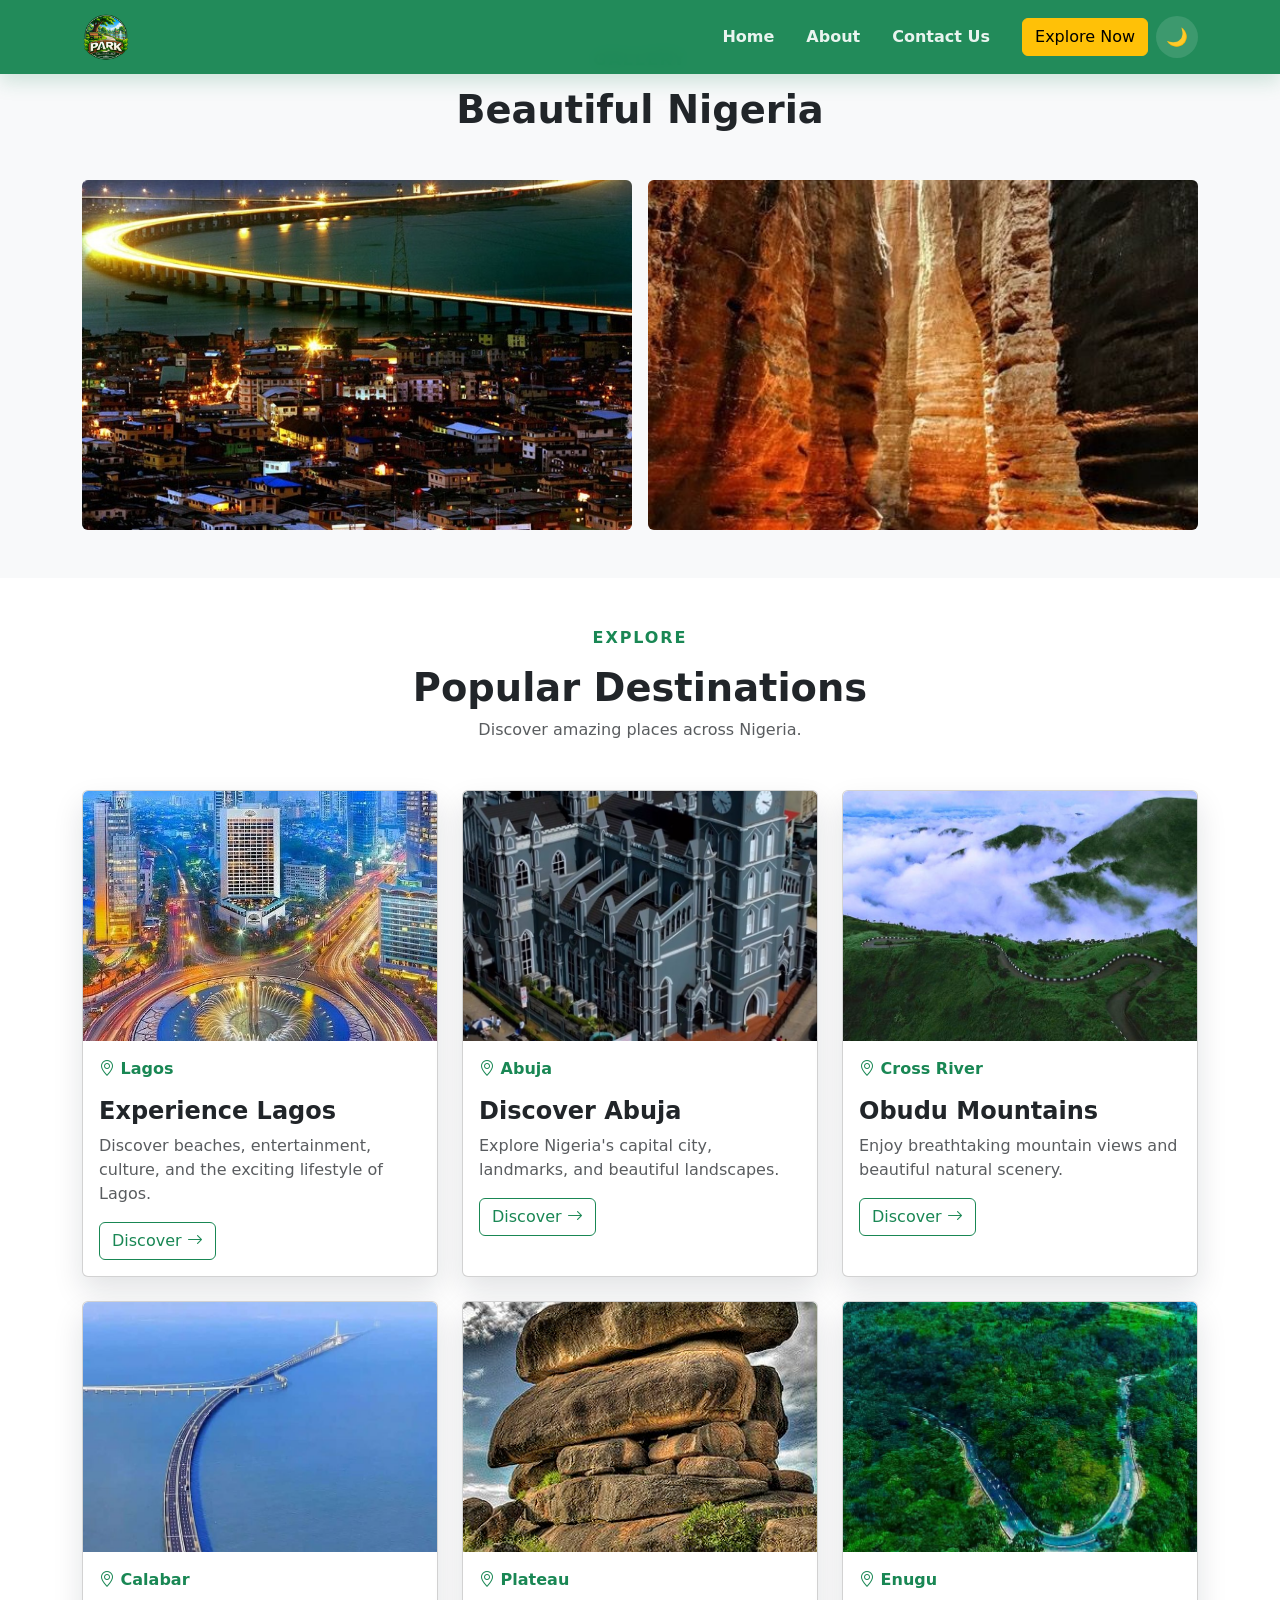
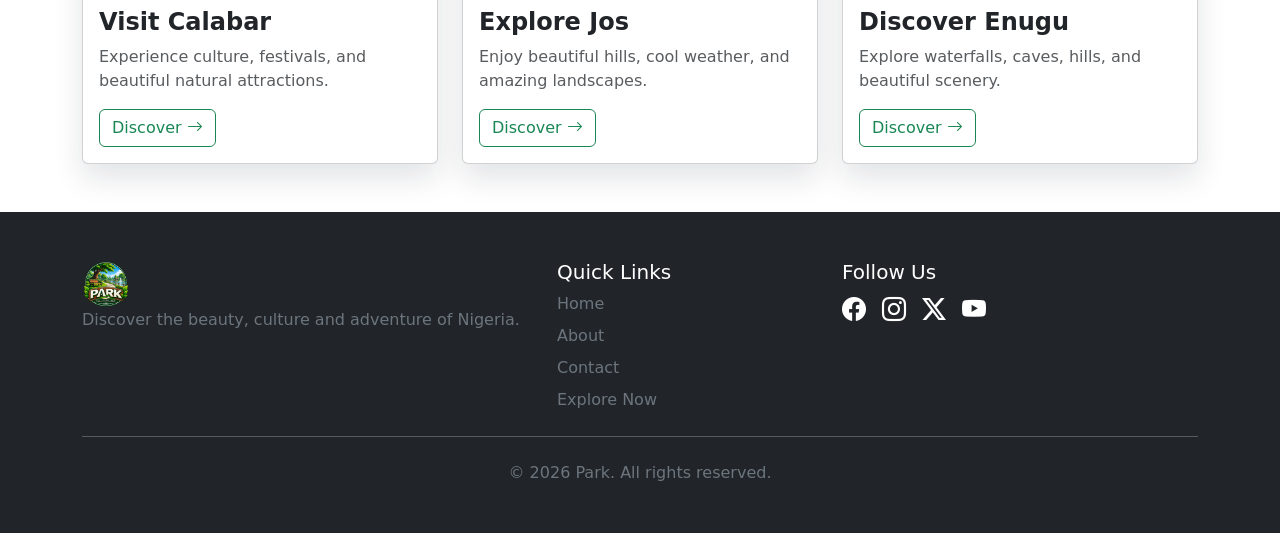
<file: html/explore.html>
<!doctype html>
<html lang="en">
  <head>
    <meta charset="UTF-8" />
    <meta name="viewport" content="width=device-width, initial-scale=1.0" />
    <meta
      name="description"
      content="Explore beautiful destinations across Nigeria with Park."
    />
    <link rel="icon" type="image/png" href="../images/park.png" />
    <title>Park | Explore</title>
    <link rel="stylesheet" href="../style.css" />
    <link
      href="https://cdn.jsdelivr.net/npm/bootstrap@5.3.8/dist/css/bootstrap.min.css"
      rel="stylesheet"
    />
    <link
      rel="stylesheet"
      href="https://cdn.jsdelivr.net/npm/bootstrap-icons@1.13.1/font/bootstrap-icons.min.css"
    />
  </head>

  <body>
    <nav class="navbar navbar-expand-lg navbar-dark fixed-top">
      <div class="container">
        <a
          class="navbar-brand fw-bold fs-3"
          href="../index.html"
          aria-label="Park home page"
        >
          <img src="../images/park.png" alt="Park Logo" />
        </a>

        <button
          class="navbar-toggler"
          type="button"
          data-bs-toggle="collapse"
          data-bs-target="#navbarNav"
          aria-controls="navbarNav"
          aria-expanded="false"
          aria-label="Toggle navigation"
        >
          <span class="navbar-toggler-icon"></span>
        </button>

        <div class="collapse navbar-collapse" id="navbarNav">
          <ul class="navbar-nav ms-auto align-items-lg-center">
            <li class="nav-item">
              <a class="nav-link" href="../index.html">Home</a>
            </li>
            <li class="nav-item">
              <a class="nav-link" href="about.html">About</a>
            </li>
            <li class="nav-item">
              <a class="nav-link" href="contact.html">Contact Us</a>
            </li>
          </ul>
          <a href="explore.html" class="btn btn-warning ms-lg-3">Explore Now</a>
        </div>

        <button
          id="themeToggle"
          class="theme-toggle ms-2"
          type="button"
          aria-label="Switch to dark mode"
        >
          🌙
        </button>
      </div>
    </nav>

    <main>
      <section id="gallery" class="py-5 bg-light">
        <div class="container">
          <div class="text-center mb-5">
            <p class="section-tag">Gallery</p>
            <h2 class="section-title">Beautiful Nigeria</h2>
          </div>

          <div class="row g-3">
            <div class="col-md-6">
              <img
                src="../images/lagos nigeria _3.jpg"
                class="img-fluid rounded w-100"
                style="height: 350px; object-fit: cover"
                alt="Nigeria landscape"
              />
            </div>
            <div class="col-md-6">
              <img
                src="../images/Nigeria Stories on Twitter.jpg"
                class="img-fluid rounded w-100"
                style="height: 350px; object-fit: cover"
                alt="Nature scene"
              />
            </div>
          </div>
        </div>
      </section>

      <section id="destinations" class="py-5">
        <div class="container">
          <div class="text-center mb-5">
            <p class="section-tag">Explore</p>
            <h2 class="section-title">Popular Destinations</h2>
            <p class="text-muted">Discover amazing places across Nigeria.</p>
          </div>

          <div class="row g-4">
            <div class="col-md-6 col-lg-4">
              <div class="card h-100">
                <img
                  src="../images/Lagos, Nigeria.jpg"
                  class="card-img-top"
                  alt="Lagos"
                />
                <div class="card-body">
                  <p class="text-success fw-bold">
                    <i class="bi bi-geo-alt"></i> Lagos
                  </p>
                  <h4 class="card-title fw-bold">Experience Lagos</h4>
                  <p class="card-text text-muted">
                    Discover beaches, entertainment, culture, and the exciting
                    lifestyle of Lagos.
                  </p>
                  <a href="contact.html" class="btn btn-outline-success"
                    >Discover <i class="bi bi-arrow-right"></i
                  ></a>
                </div>
              </div>
            </div>

            <div class="col-md-6 col-lg-4">
              <div class="card h-100">
                <img
                  src="../images/Lagos Nigeria.jpg"
                  class="card-img-top"
                  alt="Abuja"
                />
                <div class="card-body">
                  <p class="text-success fw-bold">
                    <i class="bi bi-geo-alt"></i> Abuja
                  </p>
                  <h4 class="card-title fw-bold">Discover Abuja</h4>
                  <p class="card-text text-muted">
                    Explore Nigeria's capital city, landmarks, and beautiful
                    landscapes.
                  </p>
                  <a href="contact.html" class="btn btn-outline-success"
                    >Discover <i class="bi bi-arrow-right"></i
                  ></a>
                </div>
              </div>
            </div>

            <div class="col-md-6 col-lg-4">
              <div class="card h-100">
                <img
                  src="../images/obudu.jpg"
                  class="card-img-top"
                  alt="Obudu Mountains"
                />
                <div class="card-body">
                  <p class="text-success fw-bold">
                    <i class="bi bi-geo-alt"></i> Cross River
                  </p>
                  <h4 class="card-title fw-bold">Obudu Mountains</h4>
                  <p class="card-text text-muted">
                    Enjoy breathtaking mountain views and beautiful natural
                    scenery.
                  </p>
                  <a href="contact.html" class="btn btn-outline-success"
                    >Discover <i class="bi bi-arrow-right"></i
                  ></a>
                </div>
              </div>
            </div>

            <div class="col-md-6 col-lg-4">
              <div class="card h-100">
                <img
                  src="../images/calabar.jpg"
                  class="card-img-top"
                  alt="Calabar"
                />
                <div class="card-body">
                  <p class="text-success fw-bold">
                    <i class="bi bi-geo-alt"></i> Calabar
                  </p>
                  <h4 class="card-title fw-bold">Visit Calabar</h4>
                  <p class="card-text text-muted">
                    Experience culture, festivals, and beautiful natural
                    attractions.
                  </p>
                  <a href="contact.html" class="btn btn-outline-success"
                    >Discover <i class="bi bi-arrow-right"></i
                  ></a>
                </div>
              </div>
            </div>

            <div class="col-md-6 col-lg-4">
              <div class="card h-100">
                <img src="../images/jos.jpg" class="card-img-top" alt="Jos" />
                <div class="card-body">
                  <p class="text-success fw-bold">
                    <i class="bi bi-geo-alt"></i> Plateau
                  </p>
                  <h4 class="card-title fw-bold">Explore Jos</h4>
                  <p class="card-text text-muted">
                    Enjoy beautiful hills, cool weather, and amazing landscapes.
                  </p>
                  <a href="contact.html" class="btn btn-outline-success"
                    >Discover <i class="bi bi-arrow-right"></i
                  ></a>
                </div>
              </div>
            </div>

            <div class="col-md-6 col-lg-4">
              <div class="card h-100">
                <img
                  src="../images/enugu.jpg"
                  class="card-img-top"
                  alt="Enugu"
                />
                <div class="card-body">
                  <p class="text-success fw-bold">
                    <i class="bi bi-geo-alt"></i> Enugu
                  </p>
                  <h4 class="card-title fw-bold">Discover Enugu</h4>
                  <p class="card-text text-muted">
                    Explore waterfalls, caves, hills, and beautiful scenery.
                  </p>
                  <a href="contact.html" class="btn btn-outline-success"
                    >Discover <i class="bi bi-arrow-right"></i
                  ></a>
                </div>
              </div>
            </div>
          </div>
        </div>
      </section>
    </main>

    <footer class="bg-dark text-white py-5">
      <div class="container">
        <div class="row g-4">
          <div class="col-lg-5">
            <a class="navbar-brand fw-bold fs-3" href="../index.html">
              <img src="../images/park.png" alt="Park logo" />
            </a>
            <p class="text-secondary">
              Discover the beauty, culture and adventure of Nigeria.
            </p>
          </div>

          <div class="col-6 col-lg-3">
            <h5>Quick Links</h5>
            <a
              href="../index.html"
              class="d-block text-secondary text-decoration-none mb-2"
              >Home</a
            >
            <a
              href="about.html"
              class="d-block text-secondary text-decoration-none mb-2"
              >About</a
            >
            <a
              href="contact.html"
              class="d-block text-secondary text-decoration-none mb-2"
              >Contact</a
            >
            <a
              href="explore.html"
              class="d-block text-secondary text-decoration-none"
              >Explore Now</a
            >
          </div>

          <div class="col-6 col-lg-4">
            <h5>Follow Us</h5>
            <div class="d-flex gap-3 fs-4">
              <a
                href="https://facebook.com"
                class="text-white"
                aria-label="Facebook"
                ><i class="bi bi-facebook"></i
              ></a>
              <a
                href="https://instagram.com"
                class="text-white"
                aria-label="Instagram"
                ><i class="bi bi-instagram"></i
              ></a>
              <a
                href="https://twitter.com"
                class="text-white"
                aria-label="Twitter"
                ><i class="bi bi-twitter-x"></i
              ></a>
              <a
                href="https://youtube.com"
                class="text-white"
                aria-label="YouTube"
                ><i class="bi bi-youtube"></i
              ></a>
            </div>
          </div>
        </div>

        <hr class="my-4" />
        <p class="text-secondary mb-0 text-center">
          © 2026 Park. All rights reserved.
        </p>
      </div>
    </footer>

    <script src="../script.js"></script>
    <script src="https://cdn.jsdelivr.net/npm/bootstrap@5.3.8/dist/js/bootstrap.bundle.min.js"></script>
  </body>
</html>
</file>
<file: style.css>
:root {
  --brand-green: #198754;
  --brand-green-deep: #116c43;
  --brand-gold: #f4b942;
  --brand-gold-deep: #df9e1c;
  --white: #ffffff;
  --off-white: #f6f7f4;
  --ink: #1c1c1c;
  --muted: #5f6c72;
  --shadow: rgba(17, 25, 40, 0.12);
  --dark-bg: #121813;
  --dark-elevated: #1f2a20;
  --dark-text: #ebf0ea;
  --dark-muted: #b8c4ba;
}

html {
  scroll-behavior: smooth;
}

body {
  background: var(--off-white);
  color: var(--ink);
  font-family: "Segoe UI", Tahoma, Geneva, Verdana, sans-serif;
  transition:
    background-color 0.3s ease,
    color 0.3s ease;
  line-height: 1.6;
}

body.dark-mode {
  background: var(--dark-bg);
  color: var(--dark-text);
}

img {
  display: block;
  max-width: 100%;
}

section {
  padding-top: 4rem;
  padding-bottom: 4rem;
}

.navbar {
  background: rgba(25, 135, 84, 0.96);
  backdrop-filter: blur(10px);
  box-shadow: 0 8px 18px rgba(25, 135, 84, 0.18);
}

.navbar-brand img {
  height: 48px;
  width: auto;
}

.navbar .nav-link {
  color: rgba(255, 255, 255, 0.9) !important;
  font-weight: 600;
  padding: 0.65rem 1rem !important;
  border-radius: 999px;
  transition: all 0.25s ease;
}

.navbar .nav-link:hover,
.navbar .nav-link.active {
  background: rgba(255, 255, 255, 0.14);
  color: var(--white) !important;
}

.theme-toggle {
  width: 42px;
  height: 42px;
  border-radius: 50%;
  border: 0;
  background: rgba(255, 255, 255, 0.12);
  color: var(--white);
  font-size: 1.1rem;
  transition:
    transform 0.2s ease,
    background 0.2s ease;
}

.theme-toggle:hover {
  transform: translateY(-1px) scale(1.02);
  background: rgba(255, 255, 255, 0.2);
}

.btn {
  border-radius: 999px;
  font-weight: 600;
  padding: 0.7rem 1.4rem;
  transition:
    transform 0.2s ease,
    box-shadow 0.2s ease,
    opacity 0.2s ease;
}

.btn:hover {
  transform: translateY(-1px);
  box-shadow: 0 10px 22px rgba(31, 56, 24, 0.12);
}

.btn-warning {
  background: var(--brand-gold);
  border-color: var(--brand-gold);
  color: #1f1f1f;
}

.btn-warning:hover {
  background: var(--brand-gold-deep);
  border-color: var(--brand-gold-deep);
  color: #1d1d1d;
}

.btn-success {
  background: var(--brand-green);
  border-color: var(--brand-green);
}

.btn-success:hover {
  background: var(--brand-green-deep);
  border-color: var(--brand-green-deep);
}

.card {
  border: 0;
  border-radius: 1.25rem;
  overflow: hidden;
  box-shadow: 0 14px 30px var(--shadow);
  transition:
    transform 0.25s ease,
    box-shadow 0.25s ease;
}

.card:hover {
  transform: translateY(-6px);
  box-shadow: 0 18px 28px rgba(17, 25, 40, 0.18);
}

.card-img-top {
  height: 250px;
  object-fit: cover;
}

.section-tag {
  letter-spacing: 0.12rem;
  text-transform: uppercase;
  color: var(--brand-green);
  font-weight: 800;
}

.section-title {
  font-size: clamp(2rem, 3vw, 3rem);
  font-weight: 800;
  line-height: 1.15;
}

#home {
  padding-top: 0;
}

.carousel-item img {
  height: 680px;
  object-fit: cover;
  filter: brightness(0.7);
}

.carousel-caption {
  bottom: 12%;
  left: 10%;
  right: 10%;
  text-align: left;
}

.carousel-caption h1 {
  font-size: clamp(2.5rem, 5vw, 5rem);
  line-height: 1.1;
  margin-bottom: 0.75rem;
}

.carousel-caption p {
  max-width: 40rem;
  font-size: 1.1rem;
  color: rgba(255, 255, 255, 0.92);
}

.carousel-caption .btn {
  margin-top: 0.75rem;
}

.carousel-control-prev,
.carousel-control-next {
  width: 5%;
}

.feature-card {
  background: rgba(255, 255, 255, 0.7);
  border-radius: 1.2rem;
  padding: 2rem 1.5rem;
  height: 100%;
  box-shadow: 0 10px 24px rgba(17, 25, 40, 0.08);
}

.feature-card i {
  font-size: 2rem;
  color: var(--brand-green);
}

#about,
#contact,
#gallery,
#destinations {
  position: relative;
}

#contact {
  background-image:
    linear-gradient(rgba(15, 30, 20, 0.2), rgba(15, 30, 20, 0.2)),
    url("images/one.jpg");
  background-repeat: no-repeat;
  background-size: cover;
  background-position: center;
}

.contact-card,
.form-panel {
  background: rgba(255, 255, 255, 0.9);
  border-radius: 1.25rem;
  padding: 2rem;
  box-shadow: 0 18px 35px rgba(17, 25, 40, 0.12);
}

.form-control,
.form-select {
  border-radius: 0.9rem;
  border: 1px solid rgba(25, 135, 84, 0.2);
  padding: 0.8rem 1rem;
}

.form-control:focus,
.form-select:focus {
  border-color: rgba(25, 135, 84, 0.7);
  box-shadow: 0 0 0 0.2rem rgba(25, 135, 84, 0.15);
}

footer {
  background: #101510;
}

footer a {
  transition:
    color 0.2s ease,
    opacity 0.2s ease;
}

footer a:hover {
  color: var(--brand-gold) !important;
}

body.dark-mode .feature-card,
body.dark-mode .contact-card,
body.dark-mode .form-panel,
body.dark-mode .card,
body.dark-mode .bg-light,
body.dark-mode .bg-white {
  background-color: var(--dark-elevated) !important;
  color: var(--dark-text) !important;
}

body.dark-mode .text-muted,
body.dark-mode .text-secondary,
body.dark-mode .card-text,
body.dark-mode .lead,
body.dark-mode p {
  color: var(--dark-muted) !important;
}

body.dark-mode .navbar {
  background: rgba(18, 24, 19, 0.96) !important;
}

body.dark-mode .feature-card {
  box-shadow: 0 12px 28px rgba(0, 0, 0, 0.28);
}

body.dark-mode #contact {
  background-image:
    linear-gradient(rgba(12, 18, 15, 0.7), rgba(12, 18, 15, 0.7)),
    url("images/darkflag.jpg");
}

body.dark-mode .form-panel,
body.dark-mode .contact-card {
  border: 1px solid rgba(255, 255, 255, 0.08);
}

body.dark-mode .form-control,
body.dark-mode .form-select {
  background: rgba(255, 255, 255, 0.04);
  color: var(--dark-text);
  border-color: rgba(255, 255, 255, 0.08);
}

@media (max-width: 991.98px) {
  .navbar-collapse {
    background: rgba(25, 135, 84, 0.97);
    border-radius: 1rem;
    padding: 1rem;
    margin-top: 0.75rem;
  }

  .carousel-caption {
    left: 8%;
    right: 8%;
    bottom: 10%;
  }
}

@media (max-width: 767.98px) {
  .carousel-item img {
    height: 520px;
  }

  .carousel-caption {
    text-align: center;
  }

  .theme-toggle {
    margin-left: 0.5rem;
  }
}
</file>
